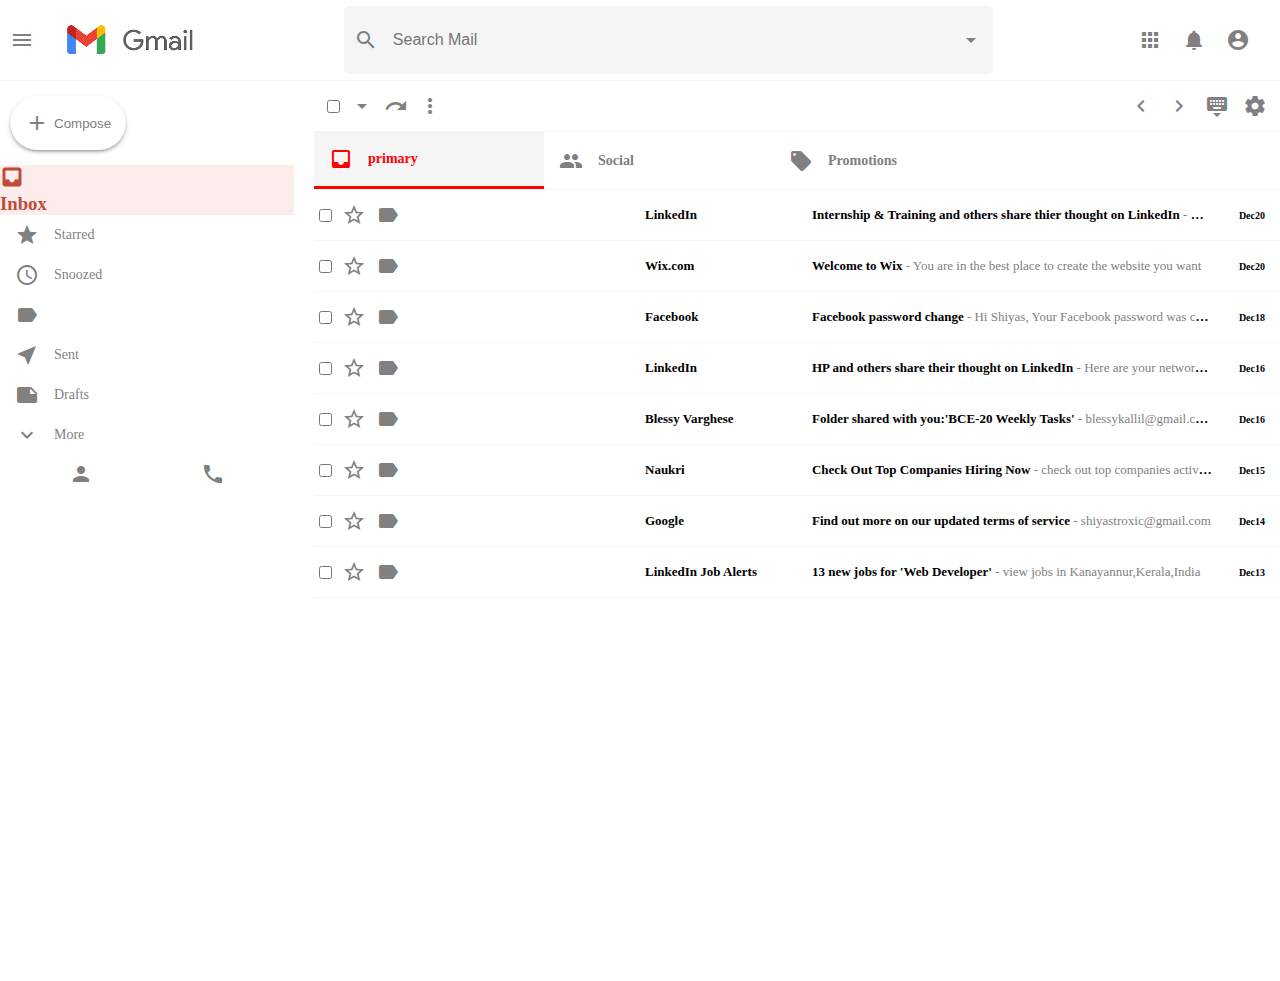
<file: index.html>
<!DOCTYPE html>
<html lang="en">
<head>
    <meta charset="UTF-8">
    <meta http-equiv="X-UA-Compatible" content="IE=edge">
    <meta name="viewport" content="width=device-width, initial-scale=1.0">
    <!--google font icons-->
    <link href="https://fonts.googleapis.com/icon?family=Material+Icons"rel="stylesheet">
    <link rel="stylesheet" href="styles.css">

     
    <title>Gmail</title>
    <link rel="icon" href="[data-uri]">
</head>
<body>
    <!--Header Starts-->
    <div class="header">
        <div class="header__left">
            <span class="material-icons">
                menu
                </span>
                <img src="Gmail logo 2.png">
        </div>
        <div class="header__middle">
            <span class="material-icons">
                search
                </span>
            <input type="text" placeholder="Search Mail"/>
            <span class="material-icons">
                arrow_drop_down
                </span>
        </div>
        <div class="header__right">
            <span class="material-icons">
                apps
                </span>
                <span class="material-icons">
                    notifications
                    </span>
                    <span class="material-icons">
                        account_circle
                        </span>

        </div>
    </div>
    <!--header ends-->
    <!--Main Body Starts-->
    <div class="main__body">
        <!--sidebar starts-->
        <div class="sidebar">
            <button class="sidebar__compose">
                <span class="material-icons">
                    add
                    </span>
                    compose
            </button>
            <div class="sidebar__option sidebarOption__active">
                <span class="material-icons">
                    inbox
                    </span>
                  <h3>Inbox</h3>  
            </div>
            <div class="sidebarOption">
                <span class="material-icons">
                    star
                    </span>
                    <h3>Starred</h3>
            </div>
            <div class="sidebarOption">
                <span class="material-icons">
                    access_time
                    </span>
                    <h3>Snoozed</h3>
            </div>
            <div class="sidebarOption">
                <span class="material-icons">
                    label_important
                    </span>
            </div>
            <div class="sidebarOption">
                <span class="material-icons">
                    near_me
                    </span>
                    <h3>Sent</h3>
            </div>
            <div class="sidebarOption">
                <span class="material-icons">
                    note
                    </span>
                    <h3>Drafts</h3>
            </div>
            <div class="sidebarOption">
                <span class="material-icons">
                    expand_more
                    </span>
                    <h3>More</h3>
            </div>
            <div class="sidebar__footer">
                <div class="sidebar__footerIcons">
                    <span class="material-icons">
                        person
                        </span>
                        <span class="material-icons">
                            duo
                            </span>
                            <span class="material-icons">
                                phone
                                </span>
                </div>
            </div>
        </div>
        <!--sidebar ends-->
        <!--Email List Starts-->
    <div class="emailList">
            <!--settings starts-->
            <div class="emailList__settings">
                <div class="emailList__settingsLeft">
                    <input type="checkbox">
                    <span class="material-icons">
                        arrow_drop_down
                        </span>
                        <span class="material-icons">
                            redo
                            </span>
                            <span class="material-icons">
                                more_vert
                                </span>
                </div>
                <div class="emailList__settingsRight">
                    <span class="material-icons">
                        chevron_left
                        </span>
                        <span class="material-icons">
                            chevron_right
                            </span>
                            <span class="material-icons">
                                keyboard_hide
                                </span>
                                <span class="material-icons">
                                    settings
                                    </span>


                </div>
            </div>
             <!--settings ends-->
             <!--section starts-->
             <div class="emailList__sections">
                <div class="section section__selected">
                    <span class="material-icons">
                        inbox
                        </span>
                        <h4>primary</h4>
                </div>
              
                    <div class="section">
                        <span class="material-icons">
                            people
                            </span>
                            <h4>Social</h4>
                    </div>
                    
                        <div class="section">
                            <span class="material-icons">
                                local_offer
                                </span>
                                <h4>Promotions</h4>
                        </div>

            </div>
              <!--section Ends-->



              <!--Email List row starts-->
                 <div class="emailList__list">
                     <!--Email Row Starts-->
                     <div class="emailRow">
                         <div class="emailRow__options">
                             <input type="checkbox">
                             <span class="material-icons"> star_border </span>
                             <span class="material-icons"> label_important</span>

                         </div>
                         <h3 class="emailRow__title">LinkedIn</h3>
                         <div class="emailRow__message">
                             <h4>Internship & Training and others share thier thought on LinkedIn <span class="emailRow__description">
                                 - Here are your network highlights
                             </span></h4>
                         </div>
                         <p class="emailRow__time">Dec20</p>

                     </div>
                     <!--Email Row Ends-->
                     <!--Email Row Starts-->
                     <div class="emailRow">
                        <div class="emailRow__options">
                            <input type="checkbox">
                            <span class="material-icons"> star_border </span>
                            <span class="material-icons"> label_important</span>

                        </div>
                        <h3 class="emailRow__title">Wix.com</h3>
                        <div class="emailRow__message">
                            <h4>Welcome to Wix<span class="emailRow__description">
                                - You are in the best place to create the website you want
                            </span></h4>
                        </div>
                        <p class="emailRow__time">Dec20</p>

                    </div>
                    <!--Email Row Ends-->
                    <!--Email Row Starts-->
                    <div class="emailRow">
                        <div class="emailRow__options">
                            <input type="checkbox">
                            <span class="material-icons"> star_border </span>
                            <span class="material-icons"> label_important</span>

                        </div>
                        <h3 class="emailRow__title">Facebook</h3>
                        <div class="emailRow__message">
                            <h4>Facebook password change <span class="emailRow__description">
                                - Hi Shiyas, Your Facebook password was changed on yesterday
                            </span></h4>
                        </div>
                        <p class="emailRow__time">Dec18</p>

                    </div>
                    <!--Email Row Ends-->
                    <!--Email Row Starts-->
                    <div class="emailRow">
                        <div class="emailRow__options">
                            <input type="checkbox">
                            <span class="material-icons"> star_border </span>
                            <span class="material-icons"> label_important</span>

                        </div>
                        <h3 class="emailRow__title">LinkedIn</h3>
                        <div class="emailRow__message">
                            <h4>HP and others share their thought on LinkedIn <span class="emailRow__description">
                                - Here are your network highlights
                            </span></h4>
                        </div>
                        <p class="emailRow__time">Dec16</p>

                    </div>
                    <!--Email Row Ends-->
                    <!--Email Row Starts-->
                    <div class="emailRow">
                        <div class="emailRow__options">
                            <input type="checkbox">
                            <span class="material-icons"> star_border </span>
                            <span class="material-icons"> label_important</span>

                        </div>
                        <h3 class="emailRow__title">Blessy Varghese</h3>
                        <div class="emailRow__message">
                            <h4>Folder shared with you:'BCE-20 Weekly Tasks' <span class="emailRow__description">
                                - blessykallil@gmail.com shared a folder
                            </span></h4>
                        </div>
                        <p class="emailRow__time">Dec16</p>

                    </div>
                    <!--Email Row Ends-->
                    <!--Email Row Starts-->
                    <div class="emailRow">
                        <div class="emailRow__options">
                            <input type="checkbox">
                            <span class="material-icons"> star_border </span>
                            <span class="material-icons"> label_important</span>

                        </div>
                        <h3 class="emailRow__title">Naukri</h3>
                        <div class="emailRow__message">
                            <h4>Check Out Top Companies Hiring Now<span class="emailRow__description">
                                - check out top companies actively hiring now
                            </span></h4>
                        </div>
                        <p class="emailRow__time">Dec15</p>

                    </div>
                    <!--Email Row Ends-->
                    <!--Email Row Starts-->
                    <div class="emailRow">
                        <div class="emailRow__options">
                            <input type="checkbox">
                            <span class="material-icons"> star_border </span>
                            <span class="material-icons"> label_important</span>

                        </div>
                        <h3 class="emailRow__title">Google</h3>
                        <div class="emailRow__message">
                            <h4>Find out more on our updated terms of service<span class="emailRow__description">
                                - shiyastroxic@gmail.com
                            </span></h4>
                        </div>
                        <p class="emailRow__time">Dec14</p>

                    </div>
                    <!--Email Row Ends-->
                    <!--Email Row Starts-->
                    <div class="emailRow">
                        <div class="emailRow__options">
                            <input type="checkbox">
                            <span class="material-icons"> star_border </span>
                            <span class="material-icons"> label_important</span>

                        </div>
                        <h3 class="emailRow__title">LinkedIn Job Alerts</h3>
                        <div class="emailRow__message">
                            <h4>13 new jobs for 'Web Developer'<span class="emailRow__description">
                                - view jobs in Kanayannur,Kerala,India
                            </span></h4>
                        </div>
                        <p class="emailRow__time">Dec13</p>

                    </div>
                    <!--Email Row Ends-->
                     </div>
<!--Email List row ends-->
                 </div>
              <!--Email List row ends-->

    </div>
    <!--Email List Ends--> 
       
    </div>
    <!--main body ends-->
</body>
</html>
</file>
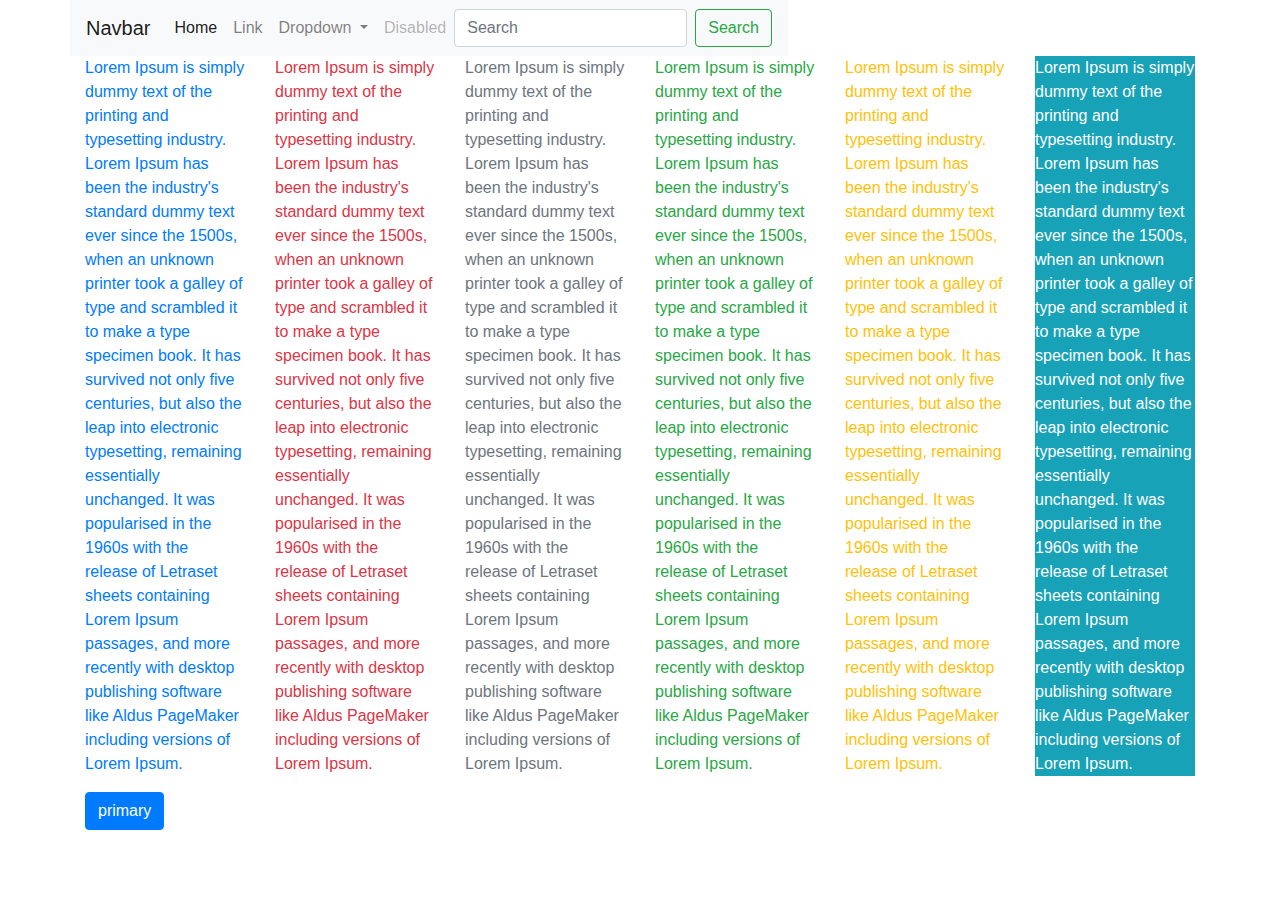
<file: bootstrap/index.html>
<!DOCTYPE html>
<html lang="en">
<head>
    <meta charset="UTF-8">
    <meta http-equiv="X-UA-Compatible" content="IE=edge">
    <meta name="viewport" content="width=device-width, initial-scale=1.0">
    <title>Document</title>
    <link rel="stylesheet" href="https://maxcdn.bootstrapcdn.com/bootstrap/4.0.0/css/bootstrap.min.css" integrity="sha384-Gn5384xqQ1aoWXA+058RXPxPg6fy4IWvTNh0E263XmFcJlSAwiGgFAW/dAiS6JXm" crossorigin="anonymous">
</head>
<body>
    <div class="container">

    
<div class="row">
    <nav class="navbar navbar-expand-lg navbar-light bg-light">
        <a class="navbar-brand" href="#">Navbar</a>
        <button class="navbar-toggler" type="button" data-toggle="collapse" data-target="#navbarSupportedContent" aria-controls="navbarSupportedContent" aria-expanded="false" aria-label="Toggle navigation">
          <span class="navbar-toggler-icon"></span>
        </button>
      
        <div class="collapse navbar-collapse" id="navbarSupportedContent">
          <ul class="navbar-nav mr-auto">
            <li class="nav-item active">
              <a class="nav-link" href="#">Home <span class="sr-only">(current)</span></a>
            </li>
            <li class="nav-item">
              <a class="nav-link" href="#">Link</a>
            </li>
            <li class="nav-item dropdown">
              <a class="nav-link dropdown-toggle" href="#" id="navbarDropdown" role="button" data-toggle="dropdown" aria-haspopup="true" aria-expanded="false">
                Dropdown
              </a>
              <div class="dropdown-menu" aria-labelledby="navbarDropdown">
                <a class="dropdown-item" href="#">Action</a>
                <a class="dropdown-item" href="#">Another action</a>
                <div class="dropdown-divider"></div>
                <a class="dropdown-item" href="#">Something else here</a>
              </div>
            </li>
            <li class="nav-item">
              <a class="nav-link disabled" href="#">Disabled</a>
            </li>
          </ul>
          <form class="form-inline my-2 my-lg-0">
            <input class="form-control mr-sm-2" type="search" placeholder="Search" aria-label="Search">
            <button class="btn btn-outline-success my-2 my-sm-0" type="submit">Search</button>
          </form>
        </div>
      </nav>
   </div>

    <div class="row">
       
        <div class="col-3 col-sm-6 col-md-4 col-lg-3 col-xl-2">
            <p class="text-primary">Lorem Ipsum is simply dummy text of the printing and typesetting industry. Lorem Ipsum has been the industry's standard dummy text ever since the 1500s, when an unknown printer took a galley of type and scrambled it to make a type specimen book. It has survived not only five centuries, but also the leap into electronic typesetting, remaining essentially unchanged. It was popularised in the 1960s with the release of Letraset sheets containing Lorem Ipsum passages, and more recently with desktop publishing software like Aldus PageMaker including versions of Lorem Ipsum.</p>
            <button type="button" class="btn btn-primary">primary</button>
        </div>
        <div class="col-3 col-sm-6 col-md-4 col-lg-3 col-xl-2">
            <p class="text-danger">Lorem Ipsum is simply dummy text of the printing and typesetting industry. Lorem Ipsum has been the industry's standard dummy text ever since the 1500s, when an unknown printer took a galley of type and scrambled it to make a type specimen book. It has survived not only five centuries, but also the leap into electronic typesetting, remaining essentially unchanged. It was popularised in the 1960s with the release of Letraset sheets containing Lorem Ipsum passages, and more recently with desktop publishing software like Aldus PageMaker including versions of Lorem Ipsum.</p>
        </div>
        <div class="col-3 col-sm-6 col-md-4 col-lg-3 col-xl-2">
            <p class="text-secondary">Lorem Ipsum is simply dummy text of the printing and typesetting industry. Lorem Ipsum has been the industry's standard dummy text ever since the 1500s, when an unknown printer took a galley of type and scrambled it to make a type specimen book. It has survived not only five centuries, but also the leap into electronic typesetting, remaining essentially unchanged. It was popularised in the 1960s with the release of Letraset sheets containing Lorem Ipsum passages, and more recently with desktop publishing software like Aldus PageMaker including versions of Lorem Ipsum.</p>
        </div>
        <div class="col-3 col-sm-6 col-md-4 col-lg-3 col-xl-2">
            <p class="text-success">Lorem Ipsum is simply dummy text of the printing and typesetting industry. Lorem Ipsum has been the industry's standard dummy text ever since the 1500s, when an unknown printer took a galley of type and scrambled it to make a type specimen book. It has survived not only five centuries, but also the leap into electronic typesetting, remaining essentially unchanged. It was popularised in the 1960s with the release of Letraset sheets containing Lorem Ipsum passages, and more recently with desktop publishing software like Aldus PageMaker including versions of Lorem Ipsum.</p>
        </div>
        <div class="col-xs-12 col-sm-6 col-md-4 col-lg-3 col-xl-2">
            <p class="text-warning">Lorem Ipsum is simply dummy text of the printing and typesetting industry. Lorem Ipsum has been the industry's standard dummy text ever since the 1500s, when an unknown printer took a galley of type and scrambled it to make a type specimen book. It has survived not only five centuries, but also the leap into electronic typesetting, remaining essentially unchanged. It was popularised in the 1960s with the release of Letraset sheets containing Lorem Ipsum passages, and more recently with desktop publishing software like Aldus PageMaker including versions of Lorem Ipsum.</p>
        </div>
        <div class="col-xs-12 col-sm-6 col-md-4 col-lg-3 col-xl-2">
            <p class="bg-info text-white">Lorem Ipsum is simply dummy text of the printing and typesetting industry. Lorem Ipsum has been the industry's standard dummy text ever since the 1500s, when an unknown printer took a galley of type and scrambled it to make a type specimen book. It has survived not only five centuries, but also the leap into electronic typesetting, remaining essentially unchanged. It was popularised in the 1960s with the release of Letraset sheets containing Lorem Ipsum passages, and more recently with desktop publishing software like Aldus PageMaker including versions of Lorem Ipsum.</p>
        </div>
    </div>
</div>

    <script src="https://code.jquery.com/jquery-3.2.1.slim.min.js" integrity="sha384-KJ3o2DKtIkvYIK3UENzmM7KCkRr/rE9/Qpg6aAZGJwFDMVNA/GpGFF93hXpG5KkN" crossorigin="anonymous"></script>
<script src="https://cdnjs.cloudflare.com/ajax/libs/popper.js/1.12.9/umd/popper.min.js" integrity="sha384-ApNbgh9B+Y1QKtv3Rn7W3mgPxhU9K/ScQsAP7hUibX39j7fakFPskvXusvfa0b4Q" crossorigin="anonymous"></script>
<script src="https://maxcdn.bootstrapcdn.com/bootstrap/4.0.0/js/bootstrap.min.js" integrity="sha384-JZR6Spejh4U02d8jOt6vLEHfe/JQGiRRSQQxSfFWpi1MquVdAyjUar5+76PVCmYl" crossorigin="anonymous"></script>
</body>
</html>
</file>
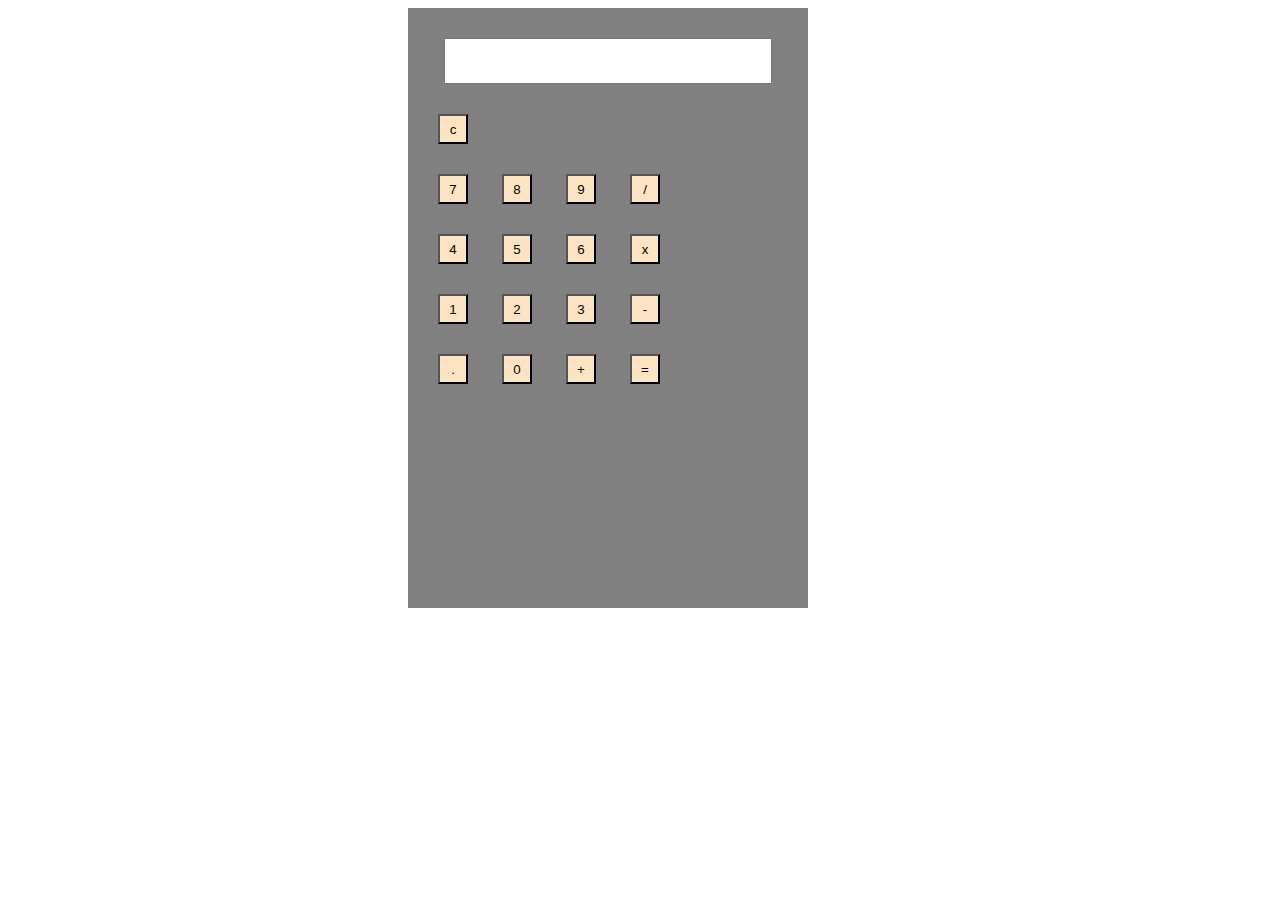
<file: calculator2/index.html>
<!DOCTYPE html>
<html lang="en">
<head>
    <meta charset="UTF-8">
    <meta http-equiv="X-UA-Compatible" content="IE=edge">
    <meta name="viewport" content="width=device-width, initial-scale=1.0">
    <title>Document</title>
    <link rel="stylesheet" href="style.css">
    <script src="script.js"></script>
</head>
<body>
    <div class="main-body">
        <div class="calc">
            <div class="output">
                <input type="text" id="screen">
            </div>
            <div class="buttons">
                <button onclick="clearDisplay()" class="btn">c</button>
                <div class="row">
                  <button onclick="buttonclick(7)" class="btn">7</button>
                  <button onclick="buttonclick(8)" class="btn">8</button>
                  <button onclick="buttonclick(9)" class="btn">9</button>
                  <button onclick="buttonclick('/')" class="btn">/</button>
                </div>
                <div class="row">
                    <button onclick="buttonclick(4)" class="btn">4</button>
                  <button onclick="buttonclick(5)" class="btn">5</button>
                  <button onclick="buttonclick(6)" class="btn">6</button>
                  <button onclick="buttonclick('*')" class="btn">x</button>
                </div>
                <div class="row">
                    <button onclick="buttonclick(1)" class="btn">1</button>
                  <button onclick="buttonclick(2)" class="btn">2</button>
                  <button onclick="buttonclick(3)" class="btn">3</button>
                  <button onclick="buttonclick('-')" class="btn">-</button>
                </div>
                <div class="row">
                    <button onclick="buttonclick('.')" class="btn">.</button>
                  <button onclick="buttonclick(0)" class="btn">0</button>
                  <button onclick="buttonclick('+')" class="btn">+</button>
                  <button onclick="equalClick()" class="btn">=</button>
                </div>
            </div>
        </div>
    </div>
</body>
</html>
</file>
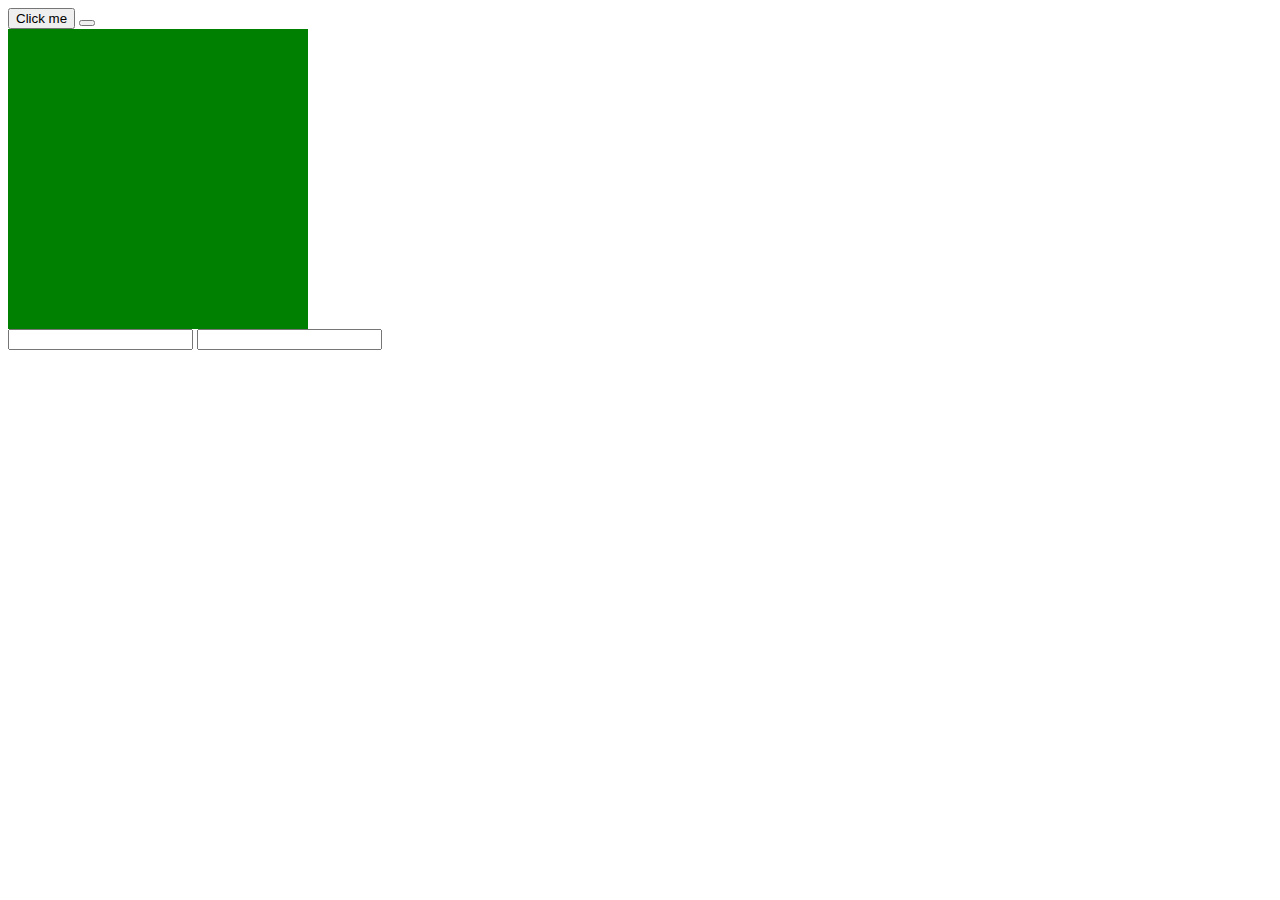
<file: Jquery/sample.html>
<!DOCTYPE html>
<html lang="en">
<head>
    <meta charset="UTF-8">
    <meta http-equiv="X-UA-Compatible" content="IE=edge">
    <meta name="viewport" content="width=device-width, initial-scale=1.0">
    <title>Document</title>
</head>
<body>
    <button id="btn">Click me</button>
<button></button>
<div style="width: 300px;height: 300px;background: green;" id="box">
</div>

      <input type="text" id="inp">
      <label style="display: none;" for="" id="error">Enter minimum 4 characters</label>
      <input type="text" id="">
    <script src="https://code.jquery.com/jquery-3.6.0.min.js" integrity="sha256-/xUj+3OJU5yExlq6GSYGSHk7tPXikynS7ogEvDej/m4=" crossorigin="anonymous"></script>
    <script>
        $(document).ready(function(){
        $("#btn").click(function(){
           // alert("Button clicked")
           $("#box").fadeToggle(3000)
        })

        $("#btn").mouseenter(function(){
            $(this).css({"background":"red"})
        })
         $("#inp").blur(function(){
             var text=$(this).val()
             if(text.length<4){
                // alert("Enter minimum characters ")
                $("#error").show()
             }else{
                 $("#error").hide()
             }
             
                
             
         })

        })
    </script>


</body>
</html>
</file>
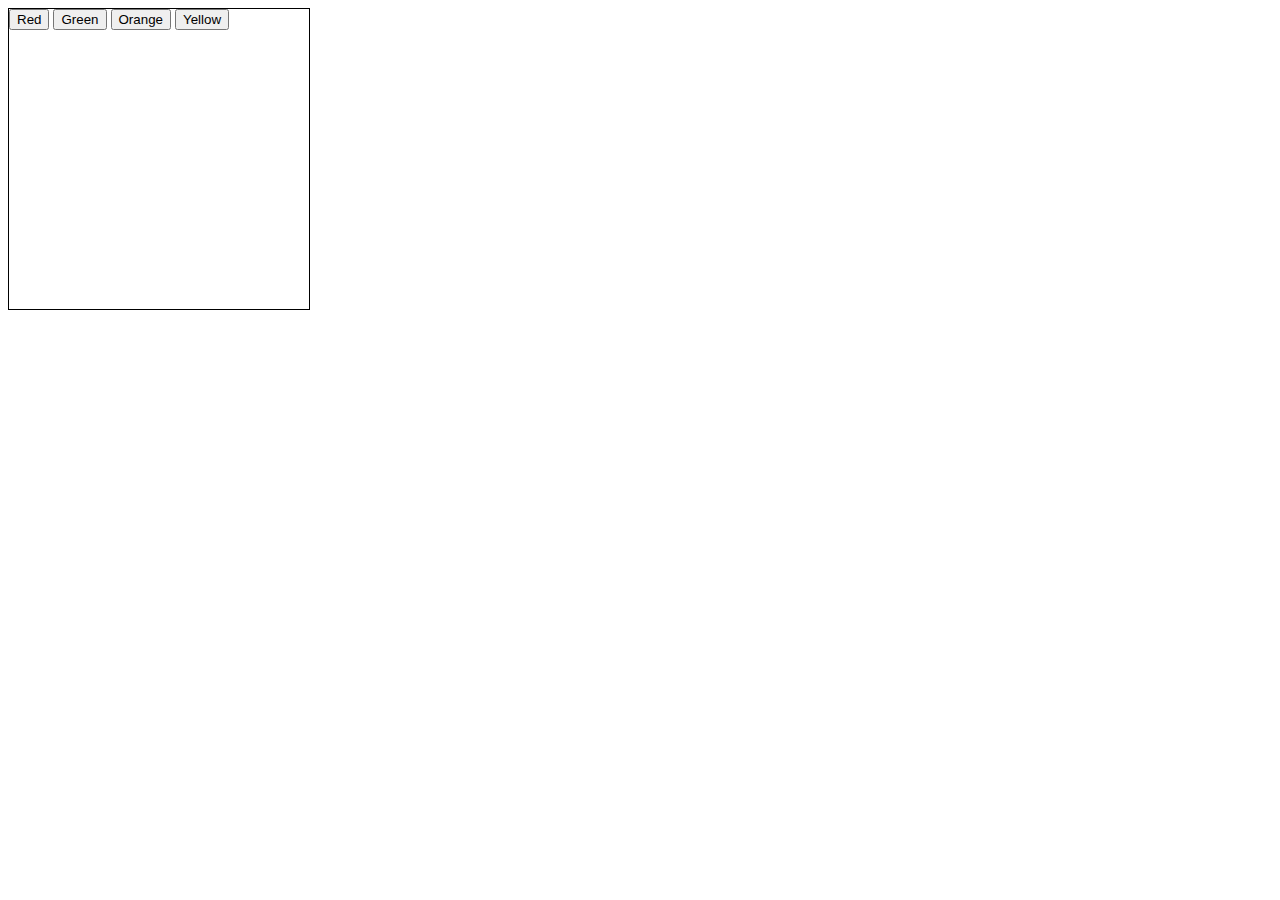
<file: JavaScript/js demo/demo.html>
<!DOCTYPE html>
<html lang="en">
<head>
    <meta charset="UTF-8">
    <meta http-equiv="X-UA-Compatible" content="IE=edge">
    <meta name="viewport" content="width=\, initial-scale=1.0">
    <title>Document</title>
</head>
<style>
    #screen{
        width: 300px;
        height: 300px;
        border: solid 1px;
    }
</style>
<body>
  <div id="screen">
      <button onclick="color('Red')">Red</button>
       <button onclick="color('Green')">Green</button>
       <button onclick="color('Orange')">Orange</button>
       <button onclick="color('Yellow')">Yellow</button>
  </div>
  <script>
      function color(col)
      {
          document.getElementById("screen").style.background=col
      }
  </script>
</body>
</html>
</file>
<file: styles.css>
* {
    margin: 0;
    padding: 0;
    
}
/*Header*/
.header__left  img {
    object-fit: contain;
    height: 80px;
    margin-left: 5px;
}
.header {
    display: flex;
    align-items: center;
    justify-content: space-between;
    border-bottom: 1px solid whitesmoke;

}
.header__left {
    display: flex;
    align-items: center;
}
.header__left span {
    padding: 10px;
    cursor: pointer;
}
.header__middle {
    display: flex;
    flex: 0.7;
    align-items: center;
    background-color: whitesmoke;
    padding: 10px;
    border-radius: 5px;
}
.material-icons {
    color: gray;

}
.header__middle input {
    border: none;
    width: 100%;
    padding: 10px;
    outline: none;
    font-size: medium;
    background-color: transparent;
}
.header__right {
    display: flex;
    padding-right: 20px;
}
.header__right span {
    padding: 10px;
    cursor: pointer;
}
/*Sidebar*/
.sidebar {
    flex: 0.3;
    max-width: 300px;
    padding-right: 20px;
}
.sidebar__compose {
    margin-top: 15px;
    margin-left: 10px;
    margin-bottom: 15px;
    text-transform: capitalize;
    color: gray;
    padding: 15px;
    border-radius: 30px;
    background-color: white;
    display: flex;
    align-items: center;
    cursor: pointer;
    outline: none;
    border: none;
   box-shadow: 0px 2px 5px -2px rgba(0,0,0, 0.75);
}
.sidebar__compose span {
margin-right: 5px;
}
.sidebarOption {
    display: flex;
    align-items: center;
     height: 40px;
    padding: 0 10px;
border-top-right-radius: 20px;
border-bottom-right-radius: 20px;
cursor: pointer;
color: #818181;
}
.sidebarOption .material-icons{
    padding: 5px;
}
.sidebarOption h3{
    flex: 1;
   margin-left: 10px;
    font-size: 14px;
    font-weight: 400;
}
.sidebarOption:hover,
.sidebarOption:hover h3,
.sidebarOption:hover .material-icons,
.sidebarOption__active,
.sidebarOption__active h3,
.sidebarOption__active .material-icons{
    background-color: #fcecec;
    color: #c04b37;
    font-weight: 800;
}
.sidebar__footer{
    display: flex;
    justify-content: center;
}
.sidebar__footerIcons .material-icons{
    margin: 7px;
    cursor: pointer;
}
/* main body */

.main__body {
    display: flex;
    height: 100vh;
}
.body { 
    height: 100vh;
    overflow-y: hidden;
}
/* email list */
.emailList{
    flex: 1;
    overflow: scroll;
}
.emailList__settings{
    position:sticky;
    top: 0;
    display: flex;
    justify-content: space-between;
    border-bottom: 1px solid whitesmoke;
    background-color: white;
    z-index: 999;
    padding: 8px;
}
.emailList__settingsLeft{
    display: flex;
    align-items: center;
}
.emailList__settings .material-icons{
    margin: 5px;
    cursor: pointer;
}
.section {
    display: flex;
    align-items: center;
    border-bottom-width: 2px;
    padding: 15px;
    min-width: 200px;
    cursor: pointer;
    color: grey;
    border-width: 0;
}
.emailList__sections {
    position: sticky;
    top: 0;
    display: flex;
    background-color: white;
    border-bottom: 1px solid whitesmoke;
    z-index: 999;
}
.section__selected {
    background-color: whitesmoke;
    border-width: 3px;
    color: red;
    border-bottom: 3px solid red ;
}
.section__selected .material-icons {
    color:red;
}
.section:hover {
    background-color: whitesmoke;
    border-width: 3px;
}
.section h4{
    font-size: 14px;
    margin-left: 15px;
}
.emailRow__options {
    display: flex;
    align-items: center;  
}
.emailRow__options .material-icons,
input {
    margin: 5px;
}
.emailRow {
    display: flex;
    align-items: center;
    height: 50px;
    border-bottom: 1px solid whitesmoke;
    cursor: pointer;
    z-index: 999;
}
.emailRow:hover {
    border-top: 1px solid whitesmoke;
    box-shadow: 0 4px 4px -2px rgba(0,0,0,0.24);

}
.emailRow__message {
    display: flex;
    flex: 0.8;
    align-items: center;
    font-size: 13px;
}
.emailRow__message h4 {
    width: 400px;
    white-space: nowrap;
    overflow: hidden;
    text-overflow: ellipsis;
    padding-left: 5px;
    padding-right: 5px;

}
.emailRow__title {
    font-size: 13px;
    flex: 0.3;
}
.emailRow__time {
    padding-right: 15px;
    font-size: 10px;
    font-weight: bold;
}
.emailRow__description {
    font-weight: 400;
    color: grey; 
}
</file>
<file: calculator2/style.css>
.calc{
    width: 400px;
    height: 600px;
    background: gray;
    margin-left: 400px;

}
#screen{
    width: 80%;
    margin-left: 36px;
    height: 40px;
    margin-top: 30px;
    pointer-events: none;
}
.btn{
    width: 30px;
    height: 30px;
    margin-left: 30px;
    margin-top: 30px;
    background: bisque;
}
</file>
